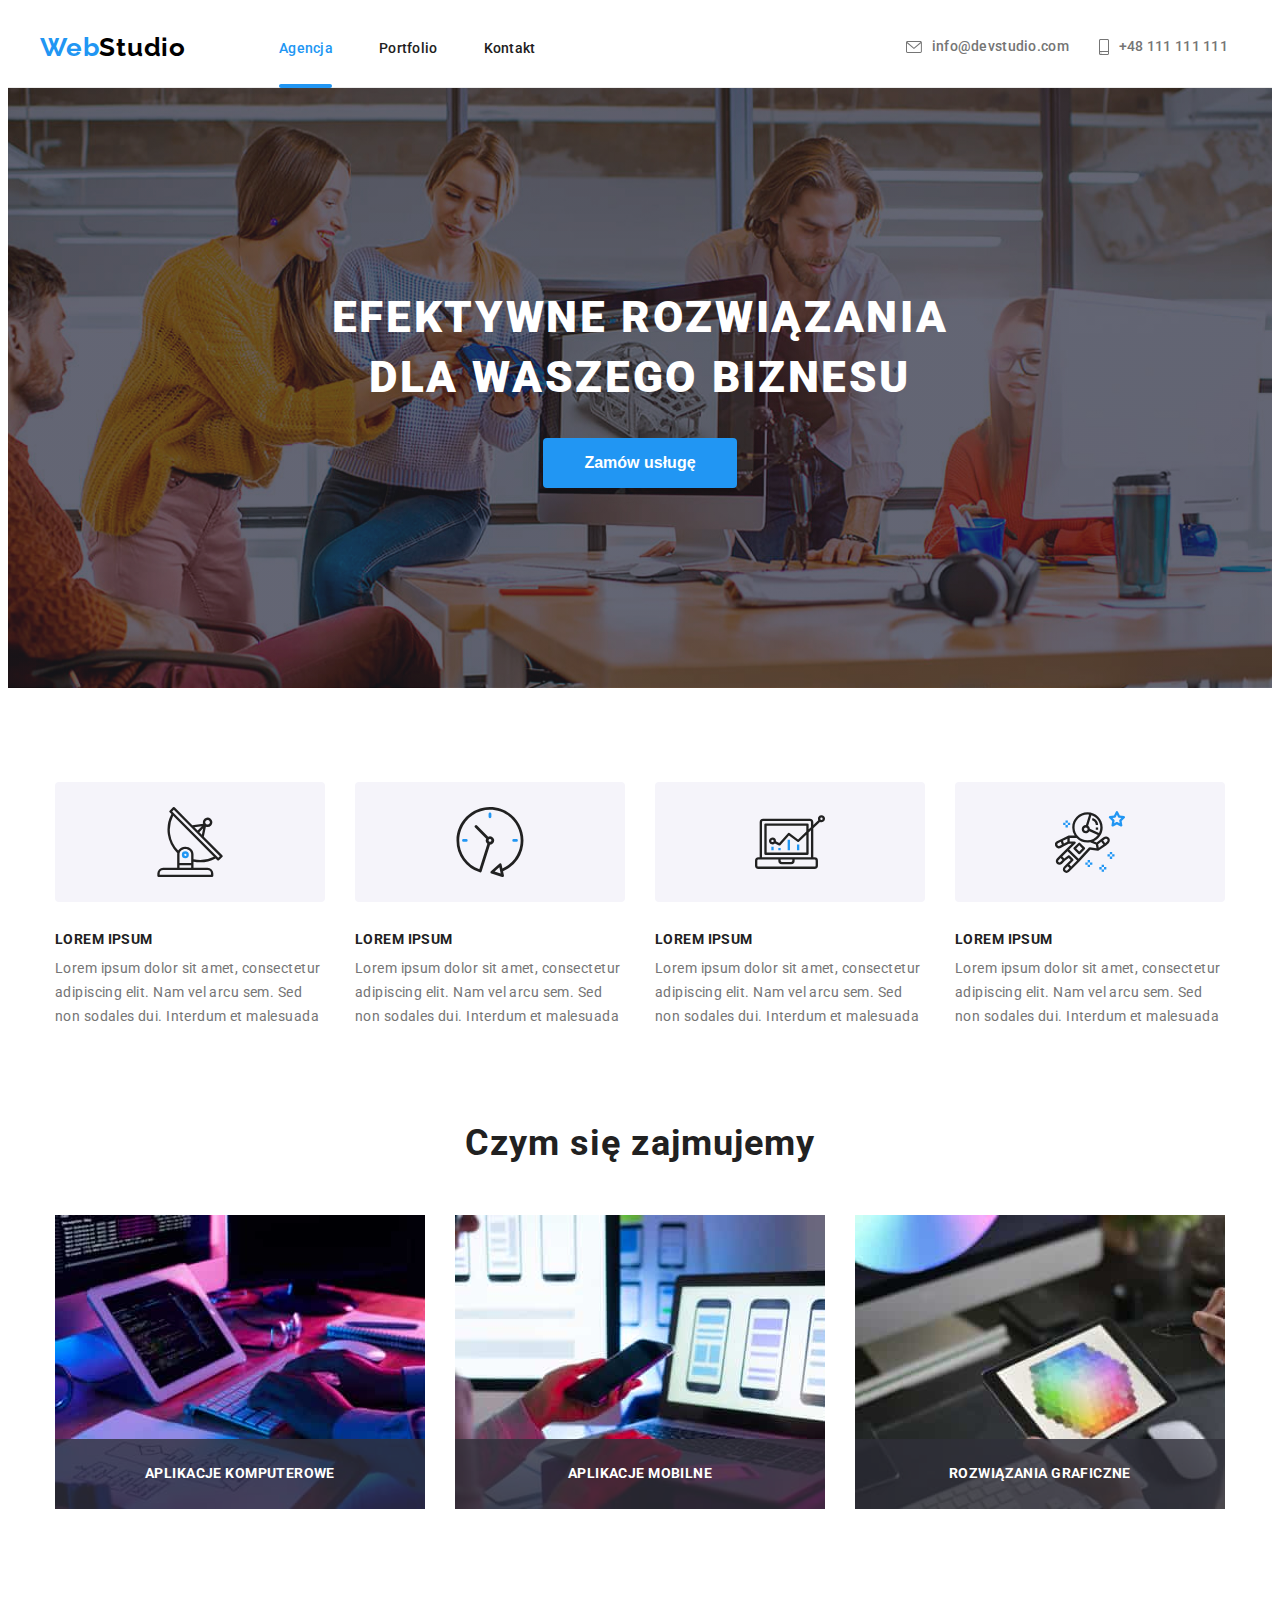
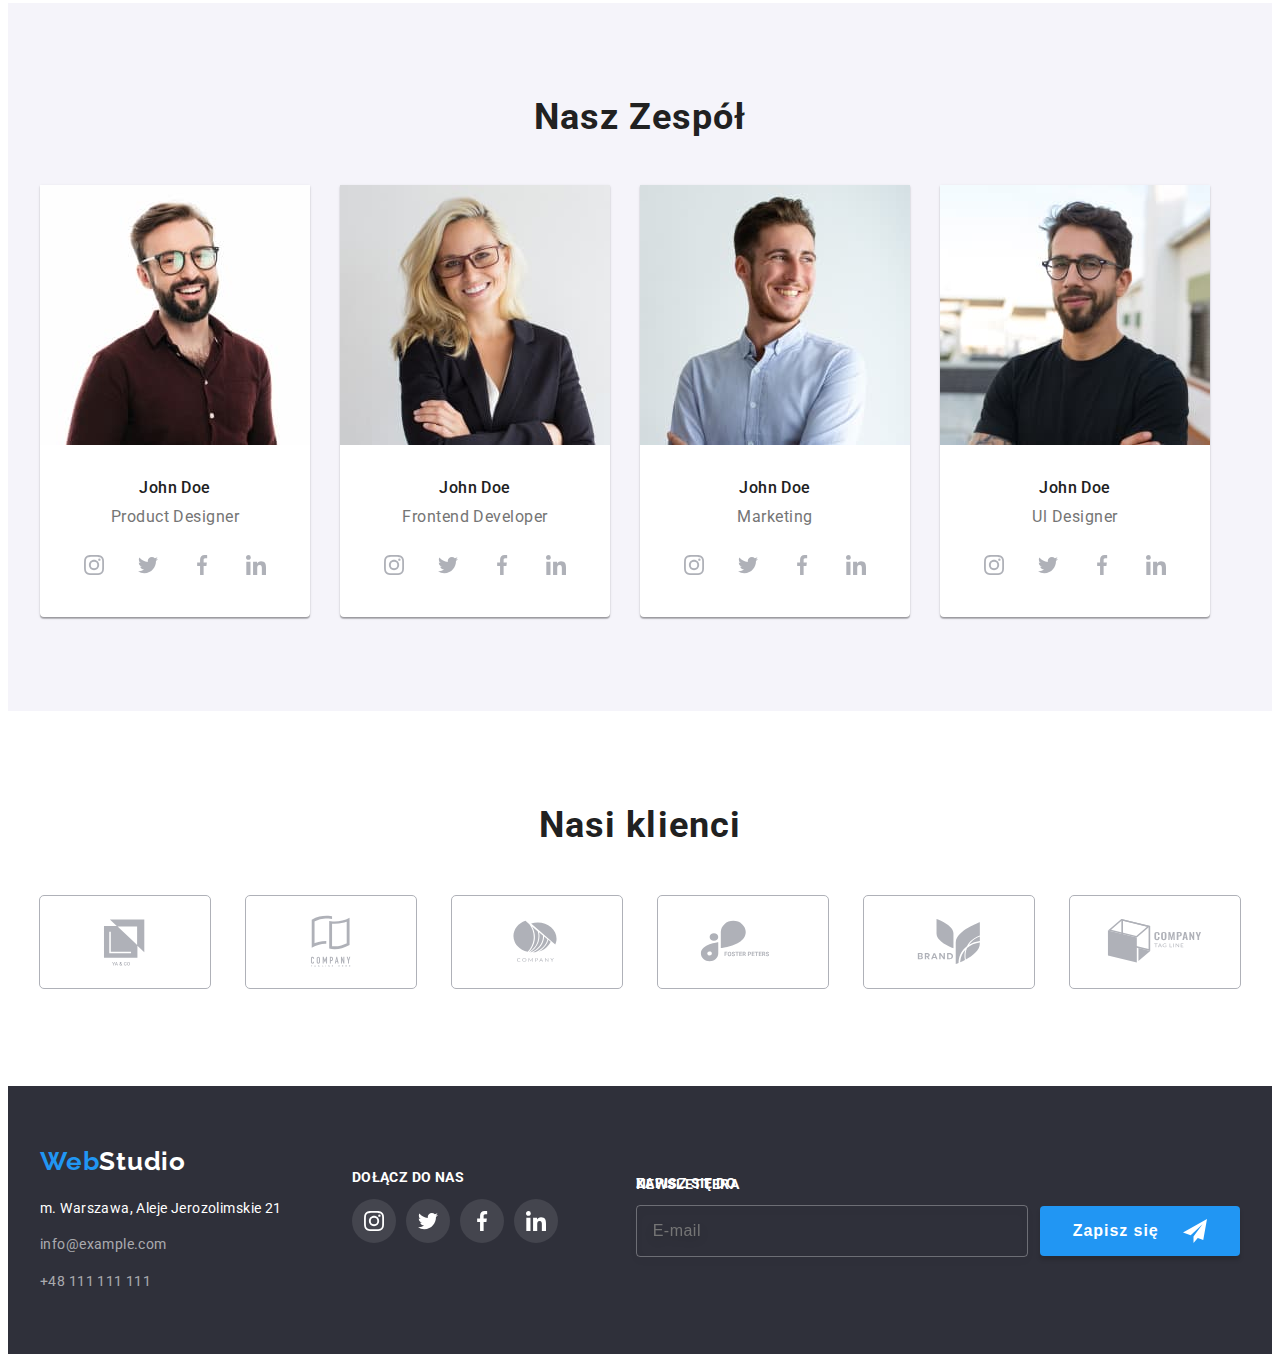
<file: index.html>
<!DOCTYPE html>
<html lang="pl">

<head>
  <meta charset="UTF-8" />
  <meta http-equiv="X-UA-Compatible" content="IE=edge" />
  <meta name="viewport" content="width=device-width, initial-scale=1.0" />
  <link rel="stylesheet" href="https://cdnjs.cloudflare.com/ajax/libs/modern-normalize/1.1.0/modern-normalize.min.css"
    integrity="sha512-wpPYUAdjBVSE4KJnH1VR1HeZfpl1ub8YT/NKx4PuQ5NmX2tKuGu6U/JRp5y+Y8XG2tV+wKQpNHVUX03MfMFn9Q=="
    crossorigin="anonymous" referrerpolicy="no-referrer" />

  <link href="css/main.min.css" rel="stylesheet" />
  <link rel="preconnect" href="https://fonts.googleapis.com" />
  <link rel="preconnect" href="https://fonts.gstatic.com" crossorigin />
  <link href="https://fonts.googleapis.com/css2?family=Raleway:wght@700&family=Roboto:wght@400;500;700;900&display=swap"
    rel="stylesheet" />

  <title>Studio</title>
</head>

<body>
  <header class="header">
    <div class="container container--header">
      <nav class="main-nav">
        <a class="logo" href="index.html"><span class="logo logo--blue">Web</span>Studio</a>
        <ul class="main-nav__links">
          <li><a class="main-nav__menu-link main-nav__menu-link--underline" href="index.html">Agencja</a></li>
          <li><a class="main-nav__menu-link" href="portfolio.html">Portfolio</a></li>
          <li><a class="main-nav__menu-link" href="#">Kontakt</a></li>
        </ul>
      </nav>
      <div>
        <ul class="contact-list">
          <li>
            <a href="mailto:info@devstudio.com" class="contact-list__item"><svg class="contact-list__icon" width="16"
                height="12">
                <use href="./images/icons.svg#icon-envelope"></use>
              </svg>info@devstudio.com</a>
          </li>
          <li>
            <a href="tel:+48111111111" class="contact-list__item"><svg class="contact-list__icon" width="10"
                height="16">
                <use href="./images/icons.svg#icon-smartphone"></use>
              </svg>+48 111 111 111</a>
          </li>
        </ul>
      </div>
    </div>
  </header>

  <main>
    <section class="hero section">
      <div class="hero__content">
        <h1 class="hero__heading">EFEKTYWNE ROZWIĄZANIA DLA WASZEGO BIZNESU</h1>
        <button class="button button__hero" type="button" data-modal-open>Zamów usługę</button>
      </div>
    </section>
    <section class="our-atuts section">
      <div class="container">
        <ul class="our-atuts__list">
          <li class="our-atuts__item">
            <div class="our-atuts__icon">
              <svg width="70" height="70">
                <use href="./images/icons.svg#icon-antenna-1">
                </use>
              </svg>
            </div>
            <h3 class="our-atuts__heading">LOREM IPSUM</h3>
            <p class="our-atuts__text">
              Lorem ipsum dolor sit amet, consectetur adipiscing elit. Nam vel arcu sem. Sed non
              sodales dui. Interdum et malesuada
            </p>
          </li>
          <li class="our-atuts__item">
            <div class="our-atuts__icon">
              <svg width="70" height="70">
                <use href="./images/icons.svg#icon-clock-1">
                </use>
              </svg>
            </div>
            <h3 class="our-atuts__heading">LOREM IPSUM</h3>
            <p class="our-atuts__text">
              Lorem ipsum dolor sit amet, consectetur adipiscing elit. Nam vel arcu sem. Sed non
              sodales dui. Interdum et malesuada
            </p>
          </li>
          <li class="our-atuts__item">
            <div class="our-atuts__icon">
              <svg width="70" height="70">
                <use href="./images/icons.svg#icon-diagram-1">
                </use>
              </svg>
            </div>
            <h3 class="our-atuts__heading">LOREM IPSUM</h3>
            <p class="our-atuts__text">
              Lorem ipsum dolor sit amet, consectetur adipiscing elit. Nam vel arcu sem. Sed non
              sodales dui. Interdum et malesuada
            </p>
          </li>
          <li class="our-atuts__item">
            <div class="our-atuts__icon">
              <svg width="70" height="70">
                <use href="./images/icons.svg#icon-astronaut-1">
                </use>
              </svg>
            </div>
            <h3 class="our-atuts__heading">LOREM IPSUM</h3>
            <p class="our-atuts__text">
              Lorem ipsum dolor sit amet, consectetur adipiscing elit. Nam vel arcu sem. Sed non
              sodales dui. Interdum et malesuada
            </p>
          </li>
        </ul>
      </div>
    </section>
    <section class="our-work section">
      <div class="container">
        <h2 class="our-work__heading">Czym się zajmujemy</h2>
        <ul class="our-work__list">
          <li class="our-work__item">
            <img class="our-work__image" src="images/deskwithcomputer.jpg" alt="Programista pisze kod na laptopie"
              width="370" height="294" />
            <p class="our-work__label">aplikacje komputerowe</p>
          </li>
          <li class="our-work__item">
            <img class="our-work__image" src="images/phoneandcomputer2.jpg"
              alt="Osoba trzyma telefon w dłoni i pracuje na laptopie" width="370" height="294" />
            <p class="our-work__label">aplikacje mobilne</p>
          </li>
          <li class="our-work__item">
            <img class="our-work__image" src="images/tablet.jpg" alt="Tablet trzymany w dłoni" width="370"
              height="294" />
            <p class="our-work__label">rozwiązania graficzne</p>
          </li>
        </ul>
      </div>
    </section>
    <section class="our-team section">
      <div class="container">
        <h2 class="our-team__heading">Nasz Zespół</h2>
        <ul class="our-team__list">
          <li class="our-team__item">
            <img src="images/jdoe.jpg" alt="Uśmiechnięty mężczyzna w okularach i bordowej koszuli" width="270"
              height="260" />
            <h3 class="our-team__member-name">John Doe</h3>
            <p class="our-team__member-position">Product Designer</p>
            <div class="social-media">
              <ul class="social-media__list">
                <li>
                  <a class="social-media__link" href="#"><svg class="social-media__icon" width="20" height="20">
                      <use href="./images/icons.svg#icon-instagram-2"></use>
                    </svg></a>
                </li>
                <li>
                  <a class="social-media__link" href="#"><svg class="social-media__icon" width="20" height="20">
                      <use href="./images/icons.svg#icon-twitter-11"></use>
                    </svg></a>
                </li>
                <li>
                  <a class="social-media__link" href="#"><svg class="social-media__icon" width="20" height="20">
                      <use href="./images/icons.svg#icon-facebook-1"></use>
                    </svg></a>
                </li>
                <li>
                  <a class="social-media__link" href="#"><svg class="social-media__icon" width="20" height="20">
                      <use href="./images/icons.svg#icon-linkedin-1"></use>
                    </svg></a>
                </li>
              </ul>
            </div>
          <li class="our-team__item">
            <img src="images/jdoe1.jpg" alt="Uśmiechnięta blondynka w okularach" width="270" height="260" />
            <h3 class="our-team__member-name">John Doe</h3>
            <p class="our-team__member-position">Frontend Developer</p>
            <div class="social-media">
              <ul class="social-media__list">
                <li>
                  <a class="social-media__link" href="#"><svg class="social-media__icon" width="20" height="20">
                      <use href="./images/icons.svg#icon-instagram-2"></use>
                    </svg></a>
                </li>
                <li>
                  <a class="social-media__link" href="#"><svg class="social-media__icon" width="20" height="20">
                      <use href="./images/icons.svg#icon-twitter-11"></use>
                    </svg></a>
                </li>
                <li>
                  <a class="social-media__link" href="#"><svg class="social-media__icon" width="20" height="20">
                      <use href="./images/icons.svg#icon-facebook-1"></use>
                    </svg></a>
                </li>
                <li>
                  <a class="social-media__link" href="#"><svg class="social-media__icon" width="20" height="20">
                      <use href="./images/icons.svg#icon-linkedin-1"></use>
                    </svg></a>
                </li>
              </ul>
            </div>

          <li class="our-team__item">
            <img src="images/jdoe2.jpg" alt="Uśmiechnięty członek zespołu" width="270" height="260" />
            <h3 class="our-team__member-name">John Doe</h3>
            <p class="our-team__member-position">Marketing</p>
            <div class="social-media">
              <ul class="social-media__list">
                <li>
                  <a class="social-media__link" href="#"><svg class="social-media__icon" width="20" height="20">
                      <use href="./images/icons.svg#icon-instagram-2"></use>
                    </svg></a>
                </li>
                <li>
                  <a class="social-media__link" href="#"><svg class="social-media__icon" width="20" height="20">
                      <use href="./images/icons.svg#icon-twitter-11"></use>
                    </svg></a>
                </li>
                <li>
                  <a class="social-media__link" href="#"><svg class="social-media__icon" width="20" height="20">
                      <use href="./images/icons.svg#icon-facebook-1"></use>
                    </svg></a>
                </li>
                <li>
                  <a class="social-media__link" href="#"><svg class="social-media__icon" width="20" height="20">
                      <use href="./images/icons.svg#icon-linkedin-1"></use>
                    </svg></a>
                </li>
              </ul>
            </div>
          <li class="our-team__item">
            <img src="images/jdoe3.jpg" alt="Uśmiechnięty członek zespołu w okularach" width="270" height="260" />
            <h3 class="our-team__member-name">John Doe</h3>
            <p class="our-team__member-position">Ul Designer</p>
            <div class="social-media">
              <ul class="social-media__list">
                <li>
                  <a class="social-media__link" href="#"><svg class="social-media__icon" width="20" height="20">
                      <use href="./images/icons.svg#icon-instagram-2"></use>
                    </svg></a>
                </li>
                <li>

                  <a class="social-media__link" href="#"><svg class="social-media__icon" width="20" height="20">
                      <use href="./images/icons.svg#icon-twitter-11"></use>
                    </svg></a>
                </li>
                <li>
                  <a class="social-media__link" href="#"><svg class="social-media__icon" width="20" height="20">
                      <use href="./images/icons.svg#icon-facebook-1"></use>
                    </svg></a>
                </li>
                <li>
                  <a class="social-media__link" href="#"><svg class="social-media__icon" width="20" height="20">
                      <use href="./images/icons.svg#icon-linkedin-1"></use>
                    </svg></a>
                </li>
              </ul>
            </div>
        </ul>
      </div>
    </section>
    <section class="our-clients section">
      <div class="container">
        <h2 class="our-clients__heading">Nasi klienci</h2>
        <ul class="our-clients__list">
          <li>
            <a class="our-clients__link" href="#"><svg class="our-clients__icon" height=60 width=106>
                <use href="./images/icons.svg#icon-logo-client-1">
                </use>
              </svg></a>
          </li>
          <li>
            <a class="our-clients__link" href="#" target="blank"><svg class="our-clients__icon" width="106" height="60">
                <use href="./images/icons.svg#icon-logo-client-2">
                </use>
              </svg></a>
          </li>
          <li>
            <a class="our-clients__link" href="#" target="blank"><svg class="our-clients__icon" width="106" height="60">
                <use href="./images/icons.svg#icon-logo-client-3">
                </use>
              </svg></a>
          </li>
          <li>
            <a class="our-clients__link" href="#"><svg class="our-clients__icon" width="106" height="60">
                <use href="./images/icons.svg#icon-logo-client-4">
                </use>
              </svg></a>
          </li>
          <li>
            <a class="our-clients__link" href="#"><svg class="our-clients__icon" width="106" height="60">
                <use href="./images/icons.svg#icon-logo-client-5">
                </use>
              </svg></a>
          </li>
          <li>
            <a class="our-clients__link" href="#"><svg class="our-clients__icon" width="106" height="60">
                <use href="./images/icons.svg#icon-logo-client-6">
                </use>
              </svg></a>
          </li>
        </ul>
      </div>
    </section>
  </main>

  <footer class="footer">
    <div class="footer__content container">
      <div class="footer__address-box">
        <a class="logo" href="#"><span class="logo logo--blue">Web</span><span
            class="logo logo--white">Studio</span></a>
        <address class="footer__address-box">
          <ul class="footer__company-contacts">
            <li class="footer__localization-info">m. Warszawa, Aleje Jerozolimskie 21</li>
            <li><a class="footer__contact-info" href="mailto:info@example.com">info@example.com</a></li>
            <li><a class="footer__contact-info" href="tel:+48111111111">+48 111 111 111</a></li>
          </ul>
        </address>
      </div>
      <div class="footer__social-media">
        <h3 class="footer__social-heading">DOŁĄCZ DO NAS
        </h3>
        <div>
          <ul class="footer__social-media-list">
            <li>
              <a class="footer__social-link" href="#"><svg class="footer__social-icon" width="20" height="20">
                  <use href="./images/icons.svg#icon-instagram-2"></use>
                </svg></a>

            </li>
            <li>
              <a class="footer__social-link" href="#"><svg class="footer__social-icon" width="20" height="20">
                  <use href="./images/icons.svg#icon-twitter-11"></use>
                </svg></a>

            </li>
            <li>
              <a class="footer__social-link" href="#"><svg class="footer__social-icon" width="20" height="20">
                  <use href="./images/icons.svg#icon-facebook-1"></use>
                </svg></a>
            </li>
            <li>
              <a class="footer__social-link" href="#"><svg class="footer__social-icon" width="20" height="20">
                  <use href="./images/icons.svg#icon-linkedin-1"></use>
                </svg></a>
            </li>
          </ul>
        </div>
      </div>
      <div class="footer__newsletter">
        <h3 class="footer__newsletter-heading">Zapisz się do newslettera</h3>
        <form class="footer__newsletter-form">
          <label>
            <input type="email" name="email" class="footer__newsletter-input" placeholder="E-mail" />
          </label>
          <button type="submit" class="button button--newsletter-btn">Zapisz się
            <svg width="24" height="24">
              <use href="./images/icons.svg#icon-icon-send"></use>
            </svg>
          </button>
        </form>
      </div>
    </div>
  </footer>

  <div class="backdrop is-hidden" data-modal>
    <div class="modal">
      <button class="modal__close-btn" data-modal-close>
        <svg class="modal__close-icon" width="18" height="18">
          <use href="./images/icons.svg#icon-close-black-18dp-2-1"></use>
        </svg>
      </button>

      <form name="modal-contact-form" class="modal__form">
        <p class="modal__title">Zostaw swoje dane w formularzu poniżej</p>
        <div class="modal__field">
          <label for="user_name" class="modal__form-label">Imię
            <svg class="modal__icon">
              <use href="./images/icons.svg#icon-person-black-18dp-1"></use>
            </svg>
          </label>
          <input type="text" class="modal__form-input" name="name" id="user_name" />
        </div>
        <div class="modal__field">
          <label for="user_phone" class="modal__form-label">Telefon
            <svg class="modal__icon">
              <use href="./images/icons.svg#icon-phone-black-18dp-1"></use>
            </svg>
          </label>
          <input type="text" class="modal__form-input" name="phone" id="user_phone" />
        </div>
        <div class="modal__field">
          <label for="user_email" class="modal__form-label">Email
            <svg class="modal__icon">
              <use href="./images/icons.svg#icon-email-black-18dp-1"></use>
            </svg>
          </label>
          <input type="email" class="modal__form-input" name="email" id="user_email" />
        </div>
        <div class="modal__field">
          <label for="modal__form-comment" class="modal__form-label">
            Komentarz </label>
          <textarea name="comment" id="form-comment" class="modal__comment-input"
            placeholder="Wprowadź tekst"></textarea>
        </div>
        <label class="modal__form-statement" for="checkbox">
          <input class="modal__form-statement-checkbox" type="checkbox" name="checkbox" id="checkbox">
          <span class="modal__border-checkbox">
            <svg class="modal__check-icon" width="16" height="15">
              <use href="images/icons.svg#icon-tick"></use>
            </svg>
          </span>
          Oświadczam iż akceptuję <a class="modal__rule-link" href="#">Regulamin</a> i <a class="modal__rule-link"
            href="#">Politykę Prywatności</a>.
        </label>
        <button type="submit" class="button button--modal">Wyślij</button>

      </form>
    </div>
  </div>
  <script src="./js/modal.js"></script>
</body>

</html>
</file>
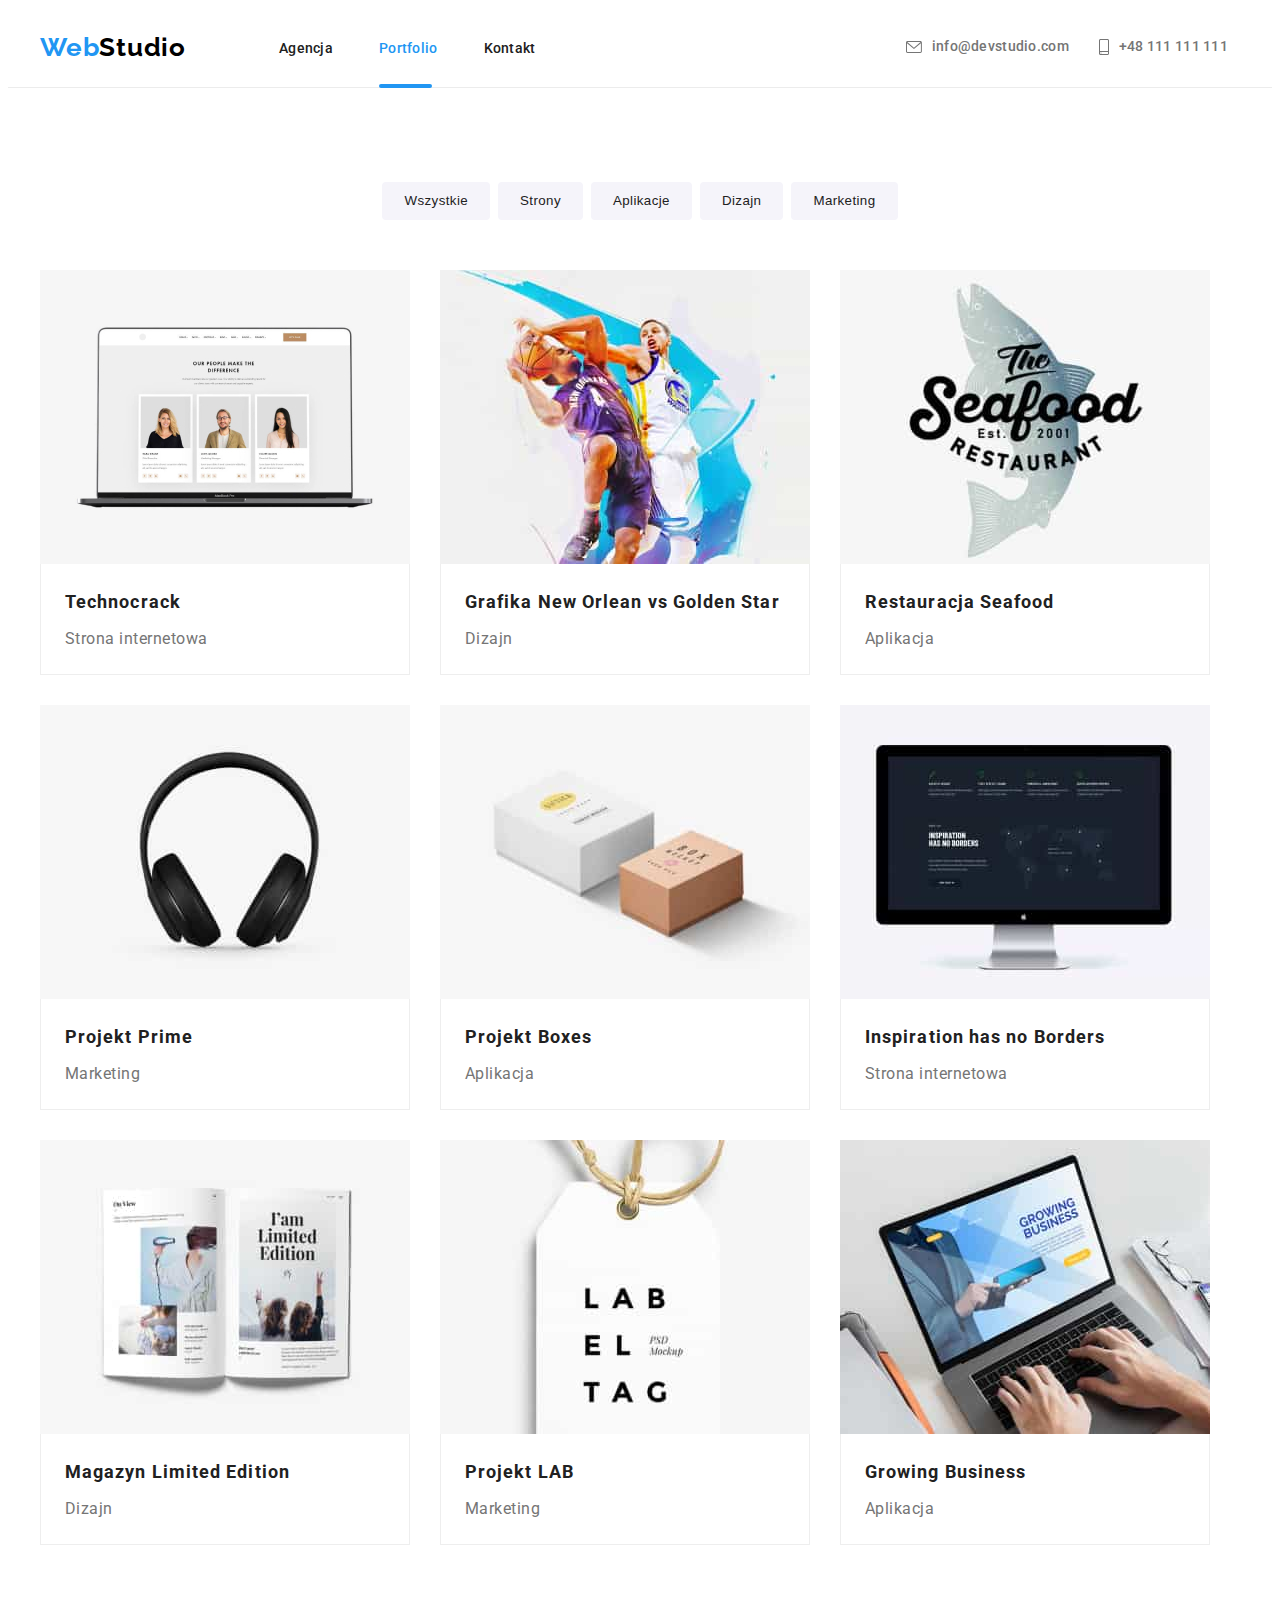
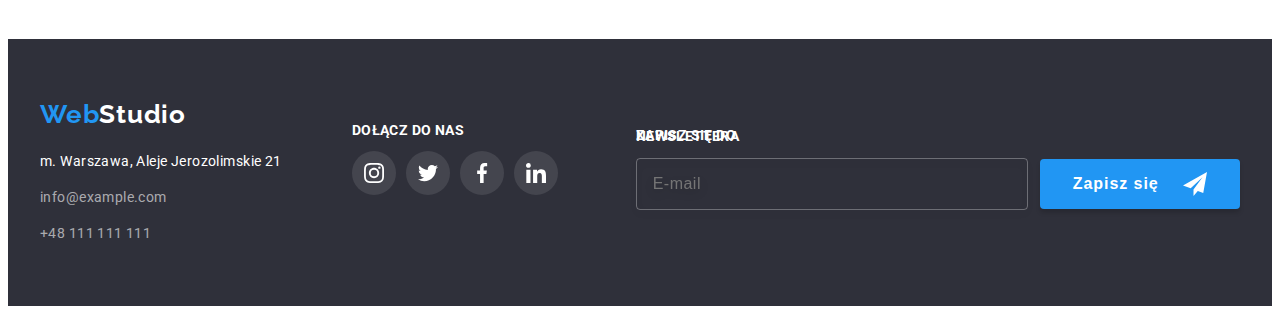
<file: portfolio.html>
<!DOCTYPE html>
<html lang="pl">

<head>
  <meta charset="UTF-8" />
  <meta http-equiv="X-UA-Compatible" content="IE=edge" />
  <meta name="viewport" content="width=device-width, initial-scale=1.0" />
  <link rel="stylesheet" href="https://cdnjs.cloudflare.com/ajax/libs/modern-normalize/1.1.0/modern-normalize.min.css"
    integrity="sha512-wpPYUAdjBVSE4KJnH1VR1HeZfpl1ub8YT/NKx4PuQ5NmX2tKuGu6U/JRp5y+Y8XG2tV+wKQpNHVUX03MfMFn9Q=="
    crossorigin="anonymous" referrerpolicy="no-referrer" />

  <link href="css/main.min.css" rel="stylesheet" />
  <link rel="preconnect" href="https://fonts.googleapis.com" />
  <link rel="preconnect" href="https://fonts.gstatic.com" crossorigin />
  <link href="https://fonts.googleapis.com/css2?family=Raleway:wght@700&family=Roboto:wght@400;500;700&display=swap"
    rel="stylesheet" />


  <title>Portfolio</title>
</head>

<body>
  <header class="header">
    <div class="container container--header ">
      <nav class="main-nav">
        <a class="logo" href="index.html"><span class="logo logo--blue">Web</span>Studio</a>
        <ul class="main-nav__links">
          <li><a class="main-nav__menu-link" href="index.html">Agencja</a></li>
          <li><a class="main-nav__menu-link main-nav__menu-link--underline" href="portfolio.html">Portfolio</a></li>
          <li><a class="main-nav__menu-link" href="#">Kontakt</a></li>
        </ul>
      </nav>
      <ul class="contact-list">
        <li>
          <a href="mailto:info@devstudio.com" class="contact-list__item"><svg class="contact-list__icon" width="16"
              height="12">
              <use href="./images/icons.svg#icon-envelope"></use>
            </svg>info@devstudio.com</a>
        </li>
        <li>
          <a href="tel:+48111111111" class="contact-list__item"><svg class="contact-list__icon" width="10" height="16">
              <use href="./images/icons.svg#icon-smartphone"></use>
            </svg>+48 111 111 111</a>
        </li>
      </ul>
    </div>
  </header>
  <main>
    <section class="section">
      <div class="portfolio-filters container">
        <ul class="portfolio-filters__list">
          <li><button class="portfolio-filters__efects portfolio-filters__button" type="button">Wszystkie</button></li>
          <li><button class="portfolio-filters__efects portfolio-filters__button" type="button">Strony</button></li>
          <li><button class="portfolio-filters__efects portfolio-filters__button" type="button">Aplikacje</button></li>
          <li><button class="portfolio-filters__efects portfolio-filters__button" type="button">Dizajn</button></li>
          <li><button class="portfolio-filters__efects portfolio-filters__button" type="button">Marketing</button></li>
        </ul>
      </div>
      <div class="portfolio-projects container">
        <ul class="portfolio-projects__list">
          <li class="portfolio-projects__item-shadow">
            <div class="portfolio-projects__photo">
              <img src="images/technocrackweb.jpg" alt="wizytówka strony internetowej z 3 zdjęciami ludzi" width="370"
                height="294" />
              <div class="portfolio-projects__photo-overlay">
                <p class="portfolio-projects__text">Technocrack jest popularną platformą wykorzystywaną do
                  rozpowszechniania koronawirusa. Firmy
                  wykorzystują tę platformę
                  do celów szpiegowskich i ataków na niezabezpieczone serwery konkurencji</p>
              </div>
            </div>
            <div class="portfolio-projects__border-box">
              <h3 class="portfolio-projects__title">Technocrack</h3>
              <p class="portfolio-projects__name">Strona internetowa</p>
            </div>
          </li>
          <li class="portfolio-projects__item-shadow">
            <div class="portfolio-projects__photo">
              <img src="images/dizajngraphic.jpg" alt="starcie o piłkę 2 koszykarzy przeciwnych drużyn" width="370"
                height="294" />
              <div class="portfolio-projects__photo-overlay">
                <p class="portfolio-projects__text">Technocrack jest popularną platformą wykorzystywaną do
                  rozpowszechniania koronawirusa. Firmy
                  wykorzystują tę
                  platformę
                  do celów szpiegowskich i ataków na niezabezpieczone serwery konkurencji</p>
              </div>
            </div>
            <div class="portfolio-projects__border-box">
              <h3 class="portfolio-projects__title">Grafika New Orlean vs Golden Star</h3>
              <p class="portfolio-projects__name">Dizajn</p>
            </div>
          </li>
          <li class="portfolio-projects__item-shadow">
            <div class="portfolio-projects__photo">
              <img src="images/restaurantlogo.jpg" alt="czarne logo restauracji na tle rekina" width="370"
                height="294" />
              <div class="portfolio-projects__photo-overlay">
                <p class="portfolio-projects__text">Technocrack jest popularną platformą wykorzystywaną do
                  rozpowszechniania koronawirusa. Firmy
                  wykorzystują tę
                  platformę
                  do celów szpiegowskich i ataków na niezabezpieczone serwery konkurencji</p>
              </div>
            </div>
            <div class="portfolio-projects__border-box">
              <h3 class="portfolio-projects__title">Restauracja Seafood</h3>
              <p class="portfolio-projects__name">Aplikacja</p>
            </div>
          </li>
          <li class="portfolio-projects__item-shadow">
            <div class="portfolio-projects__photo">
              <img src="images/headphones.jpg" alt="czarne słuchawki bezprzewodowe" width="370" height="294" />
              <div class="portfolio-projects__photo-overlay">
                <p class="portfolio-projects__text">Technocrack jest popularną platformą wykorzystywaną do
                  rozpowszechniania koronawirusa. Firmy
                  wykorzystują tę
                  platformę
                  do celów szpiegowskich i ataków na niezabezpieczone serwery konkurencji</p>
              </div>
            </div>
            <div class="portfolio-projects__border-box">
              <h3 class="portfolio-projects__title">Projekt Prime</h3>
              <p class="portfolio-projects__name">Marketing</p>
            </div>
          </li>
          <li class="portfolio-projects__item-shadow">
            <div class="portfolio-projects__photo">
              <img src="images/boxes.jpg" alt="2 różne pudełka" width="370" height="294" />
              <div class="portfolio-projects__photo-overlay">
                <p class="portfolio-projects__text">Technocrack jest popularną platformą wykorzystywaną do
                  rozpowszechniania koronawirusa. Firmy
                  wykorzystują tę
                  platformę
                  do celów szpiegowskich i ataków na niezabezpieczone serwery konkurencji</p>
              </div>
            </div>
            <div class="portfolio-projects__border-box">
              <h3 class="portfolio-projects__title">Projekt Boxes</h3>
              <p class="portfolio-projects__name">Aplikacja</p>
            </div>
          </li>
          <li class="portfolio-projects__item-shadow">
            <div class="portfolio-projects__photo">
              <img src="images/pcmonitor.jpg" alt="duży prostokątny monitor do komputera z czarnym wyświetlaczem"
                width="370" height="294" />
              <div class="portfolio-projects__photo-overlay">
                <p class="portfolio-projects__text">Technocrack jest popularną platformą wykorzystywaną do
                  rozpowszechniania koronawirusa. Firmy
                  wykorzystują tę
                  platformę
                  do celów szpiegowskich i ataków na niezabezpieczone serwery konkurencji</p>
              </div>
            </div>
            <div class="portfolio-projects__border-box">
              <h3 class="portfolio-projects__title">Inspiration has no Borders</h3>
              <p class="portfolio-projects__name">Strona internetowa</p>
            </div>
          </li>
          <li class="portfolio-projects__item-shadow">
            <div class="portfolio-projects__photo">
              <img src="images/magazine.jpg" alt="otwarte czasopismo ze zdjęciami ludzi na stronach" width="370"
                height="294" />
              <div class="portfolio-projects__photo-overlay">
                <p class="portfolio-projects__text">Technocrack jest popularną platformą wykorzystywaną do
                  rozpowszechniania koronawirusa. Firmy
                  wykorzystują tę
                  platformę
                  do celów szpiegowskich i ataków na niezabezpieczone serwery konkurencji</p>
              </div>
            </div>
            <div class="portfolio-projects__border-box">
              <h3 class="portfolio-projects__title">Magazyn Limited Edition</h3>
              <p class="portfolio-projects__name">Dizajn</p>
            </div>
          </li>
          <li class="portfolio-projects__item-shadow">
            <div class="portfolio-projects__photo">
              <img src="images/labeltag.jpg" alt="Biała zawieszka z czarnym drukowanym napisem LABELTAG" width="370"
                height="294" />
              <div class="portfolio-projects__photo-overlay">
                <p class="portfolio-projects__text">Technocrack jest popularną platformą wykorzystywaną do
                  rozpowszechniania koronawirusa. Firmy
                  wykorzystują tę
                  platformę
                  do celów szpiegowskich i ataków na niezabezpieczone serwery konkurencji</p>
              </div>
            </div>
            <div class="portfolio-projects__border-box">
              <h3 class="portfolio-projects__title">Projekt LAB</h3>
              <p class="portfolio-projects__name">Marketing</p>
            </div>
          </li>
          <li class="portfolio-projects__item-shadow">
            <div class="portfolio-projects__photo">
              <img src="images/notebook.jpg" alt="dłonie piszące na laptopie" width="370" height="294" />
              <div class="portfolio-projects__photo-overlay">
                <p class="portfolio-projects__text">Technocrack jest popularną platformą wykorzystywaną do
                  rozpowszechniania koronawirusa. Firmy
                  wykorzystują tę
                  platformę
                  do celów szpiegowskich i ataków na niezabezpieczone serwery konkurencji</p>
              </div>
            </div>
            <div class="portfolio-projects__border-box">
              <h3 class="portfolio-projects__title">Growing Business</h3>
              <p class="portfolio-projects__name">Aplikacja</p>
            </div>
          </li>
        </ul>
      </div>
    </section>
  </main>
  <footer class="footer">
    <div class="footer__content container">
      <div class="footer__address-box">
        <a class="logo" href="#"><span class="logo logo--blue">Web</span><span
            class="logo logo--white">Studio</span></a>
        <address class="footer__address-box">
          <ul class="footer__company-contacts">
            <li class="footer__localization-info">m. Warszawa, Aleje Jerozolimskie 21</li>
            <li><a class="footer__contact-info" href="mailto:info@example.com">info@example.com</a></li>
            <li><a class="footer__contact-info" href="tel:+48111111111">+48 111 111 111</a></li>
          </ul>
        </address>
      </div>
      <div class="footer__social-media">
        <h3 class="footer__social-heading">DOŁĄCZ DO NAS
        </h3>
        <div>
          <ul class="footer__social-media-list">
            <li>
              <a class="footer__social-link" href="#"><svg class="footer__social-icon" width="20" height="20">
                  <use href="./images/icons.svg#icon-instagram-2"></use>
                </svg></a>

            </li>
            <li>
              <a class="footer__social-link" href="#"><svg class="footer__social-icon" width="20" height="20">
                  <use href="./images/icons.svg#icon-twitter-11"></use>
                </svg></a>

            </li>
            <li>
              <a class="footer__social-link" href="#"><svg class="footer__social-icon" width="20" height="20">
                  <use href="./images/icons.svg#icon-facebook-1"></use>
                </svg></a>

            </li>
            <li>
              <a class="footer__social-link" href="#"><svg class="footer__social-icon" width="20" height="20">
                  <use href="./images/icons.svg#icon-linkedin-1"></use>
                </svg></a>
            </li>
          </ul>
        </div>
      </div>
      <div class="footer__newsletter">
        <h3 class="footer__newsletter-heading">Zapisz się do newslettera</h3>
        <form class="footer__newsletter-form">
          <label>
            <input type="email" name="email" class="footer__newsletter-input" placeholder="E-mail" />
          </label>
          <button type="submit" class="button button--newsletter-btn">Zapisz się
            <svg width="24" height="24">
              <use href="./images/icons.svg#icon-icon-send"></use>
            </svg>
          </button>
        </form>
      </div>
    </div>
  </footer>
</body>

</html>
</file>
<file: css/main.min.css>
h1,h2,h3,h4,h5,h6{margin:0;padding:0}ul{margin:0;padding:0}p{margin:0;padding:0}body{font-family:"Roboto",sans-serif;background-color:#fff;color:#212121}.section{padding:94px 0;margin:0 auto}.header{border-bottom:#ececec solid 1px}.container{width:100%;max-width:1200px;margin:0 auto;padding:0 15px}.container--header{padding-top:24px;padding-bottom:24px;display:-webkit-box;display:-ms-flexbox;display:flex;-webkit-box-pack:justify;-ms-flex-pack:justify;justify-content:space-between;-webkit-box-align:center;-ms-flex-align:center;align-items:center;background-color:#fff}.logo{font-family:"Raleway",sans-serif;font-weight:700;font-size:26px;line-height:1.19;letter-spacing:.03em;color:#000;text-decoration:none}.logo--blue{color:#2196f3}.logo--white{color:#fff}.main-nav{display:-webkit-box;display:-ms-flexbox;display:flex}.main-nav__links{list-style-type:none;display:-webkit-box;display:-ms-flexbox;display:flex;-webkit-box-align:center;-ms-flex-align:center;align-items:center;margin-left:93px;gap:46px}.main-nav__menu-link{font-style:normal;color:#212121;text-decoration:none;font-weight:500;font-size:14px;line-height:1.14;letter-spacing:.02em;-webkit-transition:color 250ms cubic-bezier(0.4, 0, 0.2, 1);transition:color 250ms cubic-bezier(0.4, 0, 0.2, 1)}.main-nav__menu-link--underline{position:relative;color:#2196f3}.main-nav__menu-link--underline::after{content:"";position:absolute;display:block;width:53px;height:4px;bottom:-32px;background-color:#2196f3;border-radius:2px}.main-nav__menu-link--underline:hover,.main-nav__menu-link--underline:focus{color:#2196f3}.contact-list{display:-webkit-box;display:-ms-flexbox;display:flex;gap:30px;-webkit-box-align:center;-ms-flex-align:center;align-items:center;list-style-type:none;margin-right:12px}.contact-list__item{color:#757575;font-weight:500;font-size:14px;line-height:1.14;letter-spacing:.02em;text-decoration:none;display:-webkit-box;display:-ms-flexbox;display:flex;-webkit-box-align:center;-ms-flex-align:center;align-items:center;-webkit-transition:color 250ms cubic-bezier(0.4, 0, 0.2, 1);transition:color 250ms cubic-bezier(0.4, 0, 0.2, 1)}.contact-list__item:hover,.contact-list__item:focus{color:#2196f3}.contact-list__icon{margin-right:10px;fill:currentColor;-webkit-transition:fill 250ms cubic-bezier(0.4, 0, 0.2, 1);transition:fill 250ms cubic-bezier(0.4, 0, 0.2, 1)}.contact-list__icon:hover,.contact-list__icon:focus{color:#2196f3}.button{color:#fff;background-color:#2196f3;font-weight:700;font-size:16px;line-height:1.87;border:none;border-radius:4px;padding:10px;-webkit-box-shadow:0px 4px 4px rgba(0,0,0,.15);box-shadow:0px 4px 4px rgba(0,0,0,.15);cursor:pointer;-webkit-transition-property:background-color,color;transition-property:background-color,color;-webkit-transition-duration:250ms;transition-duration:250ms;-webkit-transition-timing-function:cubic-bezier(0.4, 0, 0.2, 1);transition-timing-function:cubic-bezier(0.4, 0, 0.2, 1)}.button__hero{padding-left:41px;padding-right:41px}.button__hero:focus,.button__hero:hover,.button__hero:active{background-color:#fff;color:#2196f3}.button--newsletter-btn{width:200px;height:50px;letter-spacing:.06em;display:-webkit-box;display:-ms-flexbox;display:flex;-webkit-box-pack:center;-ms-flex-pack:center;justify-content:center;-webkit-box-align:center;-ms-flex-align:center;align-items:center;gap:24px}.button--modal{margin:0 auto;width:200px;height:50px;padding:10px 76px;-webkit-box-align:center;-ms-flex-align:center;align-items:center;text-align:center;letter-spacing:.06em}.our-clients__heading{color:#212121;font-weight:700;font-size:36px;line-height:1.16;text-align:center;letter-spacing:.03em;margin-bottom:50px}.our-clients__list{list-style-type:none;display:-webkit-box;display:-ms-flexbox;display:flex;-webkit-box-orient:horizontal;-webkit-box-direction:normal;-ms-flex-direction:row;flex-direction:row;-webkit-box-pack:justify;-ms-flex-pack:justify;justify-content:space-between;gap:30px}.our-clients__link{padding:16px 32px;outline:1px solid #afb1b8;border-radius:4px;display:inline-block;cursor:pointer;color:#afb1b8;-webkit-transition:color,outline-color 250ms cubic-bezier(0.4, 0, 0.2, 1);transition:color,outline-color 250ms cubic-bezier(0.4, 0, 0.2, 1)}.our-clients__link:hover,.our-clients__link:focus{color:#2196f3;outline-color:#2196f3}.our-clients__icon{display:block;fill:currentColor;-webkit-transition:fill 250ms cubic-bezier(0.4, 0, 0.2, 1);transition:fill 250ms cubic-bezier(0.4, 0, 0.2, 1)}.hero{background-color:#2f303a;background-image:-webkit-gradient(linear, left top, left bottom, from(rgba(47, 48, 58, 0.4)), to(rgba(47, 48, 58, 0.4))),url(../images/hero-img.jpg);background-image:linear-gradient(to bottom, rgba(47, 48, 58, 0.4), rgba(47, 48, 58, 0.4)),url(../images/hero-img.jpg);background-position:center;background-repeat:no-repeat;padding-top:200px;padding-bottom:200px;display:-webkit-box;display:-ms-flexbox;display:flex;-webkit-box-pack:center;-ms-flex-pack:center;justify-content:center;-webkit-box-align:center;-ms-flex-align:center;align-items:center}.hero__content{text-align:center;width:700px}.hero__heading{color:#fff;margin:0;font-weight:900;font-size:44px;line-height:1.36;letter-spacing:.06em;text-transform:uppercase;text-align:center;margin-bottom:30px}.our-team{background-color:#f5f4fa}.our-team__heading{color:#212121;font-weight:700;font-size:36px;line-height:1.16;text-align:center;letter-spacing:.03em;margin-bottom:46px}.our-team__list{list-style-type:none;display:-webkit-box;display:-ms-flexbox;display:flex;gap:30px}.our-team__item{display:inline-block;background-color:#fff;max-width:270px;border-radius:0px 0px 4px 4px;-webkit-box-shadow:0px 1px 3px rgba(0,0,0,.12),0px 1px 1px rgba(0,0,0,.14),0px 2px 1px rgba(0,0,0,.2);box-shadow:0px 1px 3px rgba(0,0,0,.12),0px 1px 1px rgba(0,0,0,.14),0px 2px 1px rgba(0,0,0,.2)}.our-team__member-name{color:#212121;font-weight:500;font-size:16px;line-height:1.18;letter-spacing:.03em;padding-top:30px;text-align:center}.our-team__member-position{color:#757575;font-weight:400;font-size:16px;line-height:1.18;letter-spacing:.03em;text-align:center;padding-top:10px}.social-media{display:-webkit-box;display:-ms-flexbox;display:flex;gap:10px;margin-top:16px;margin-bottom:30px;-webkit-box-pack:center;-ms-flex-pack:center;justify-content:center}.social-media__list{display:-webkit-box;display:-ms-flexbox;display:flex;list-style-type:none;gap:10px}.social-media__link{display:block;padding:12px;background:#fff;border-radius:50%;color:#afb1b8;-webkit-transition:background,color 250ms cubic-bezier(0.4, 0, 0.2, 1);transition:background,color 250ms cubic-bezier(0.4, 0, 0.2, 1)}.social-media__link:hover,.social-media__link:focus{background:#2196f3;color:#fff}.social-media__icon{display:block;fill:currentColor}.our-atuts__list{list-style-type:none;display:-webkit-box;display:-ms-flexbox;display:flex;-webkit-box-orient:horizontal;-webkit-box-direction:normal;-ms-flex-direction:row;flex-direction:row;-webkit-box-pack:center;-ms-flex-pack:center;justify-content:center;gap:30px}.our-atuts__item{display:inline}.our-atuts__icon{background-color:#f5f4fa;border-radius:4px;display:-webkit-box;display:-ms-flexbox;display:flex;-webkit-box-pack:center;-ms-flex-pack:center;justify-content:center;margin-bottom:30px;padding:25px}.our-atuts__heading{font-weight:700;font-size:14px;line-height:1.14;letter-spacing:.03em;text-transform:uppercase;display:-webkit-box;display:-ms-flexbox;display:flex;margin-bottom:10px}.our-atuts__text{display:-webkit-box;display:-ms-flexbox;display:flex;color:#757575;font-weight:400;font-size:14px;line-height:1.71;letter-spacing:.03em;width:270px}.our-work{margin-top:-94px}.our-work__heading{color:#212121;font-weight:700;font-size:36px;line-height:1.16;letter-spacing:.03em;text-align:center;margin-bottom:50px}.our-work__list{list-style-type:none;-webkit-box-pack:center;-ms-flex-pack:center;justify-content:center;display:-webkit-box;display:-ms-flexbox;display:flex;gap:30px}.our-work__item{position:relative}.our-work__image{vertical-align:middle}.our-work__label{position:absolute;bottom:0;width:100%;padding:27px 0;color:#fff;font-weight:700;font-size:14px;letter-spacing:.03em;line-height:1.14;text-transform:uppercase;text-align:center;background-color:rgba(47,48,58,.8)}.portfolio-filters{margin-bottom:50px;width:580px}.portfolio-filters__list{display:-webkit-box;display:-ms-flexbox;display:flex;list-style-type:none;-webkit-box-pack:center;-ms-flex-pack:center;justify-content:center;gap:8px}.portfolio-filters__efects{color:#212121;background-color:#f5f4fa;outline:none;border:none;border-radius:4px;cursor:pointer;-webkit-transition:color 250ms cubic-bezier(0.4, 0, 0.2, 1);transition:color 250ms cubic-bezier(0.4, 0, 0.2, 1)}.portfolio-filters__button{padding:6px 22px;line-height:26px;font-weight:500;letter-spacing:.03em;cursor:pointer;-webkit-transition:color 250ms cubic-bezier(0.4, 0, 0.2, 1),background-color 250ms cubic-bezier(0.4, 0, 0.2, 1);transition:color 250ms cubic-bezier(0.4, 0, 0.2, 1),background-color 250ms cubic-bezier(0.4, 0, 0.2, 1)}.portfolio-filters__button:hover,.portfolio-filters__button:focus{color:#fff;background-color:#2196f3;-webkit-box-shadow:0px 3px 1px rgba(0,0,0,.1),0px 1px 2px rgba(0,0,0,.08),0px 2px 2px rgba(0,0,0,.12);box-shadow:0px 3px 1px rgba(0,0,0,.1),0px 1px 2px rgba(0,0,0,.08),0px 2px 2px rgba(0,0,0,.12)}.portfolio-filters__efects:hover,.portfolio-filters__efects:focus{color:#fff;background-color:#2196f3}.portfolio-projects{display:-webkit-box;display:-ms-flexbox;display:flex;padding-top:0}.portfolio-projects__list{display:-webkit-box;display:-ms-flexbox;display:flex;-ms-flex-wrap:wrap;flex-wrap:wrap;list-style-type:none;gap:30px}.portfolio-projects__item-shadow{-webkit-transition:-webkit-box-shadow 250ms cubic-bezier(0.4, 0, 0.2, 1);transition:-webkit-box-shadow 250ms cubic-bezier(0.4, 0, 0.2, 1);transition:box-shadow 250ms cubic-bezier(0.4, 0, 0.2, 1);transition:box-shadow 250ms cubic-bezier(0.4, 0, 0.2, 1), -webkit-box-shadow 250ms cubic-bezier(0.4, 0, 0.2, 1)}.portfolio-projects__item-shadow:hover,.portfolio-projects__item-shadow:focus{-webkit-box-shadow:0px 1px 1px rgba(0,0,0,.12),0px 4px 4px rgba(0,0,0,.06),1px 4px 6px rgba(0,0,0,.16);box-shadow:0px 1px 1px rgba(0,0,0,.12),0px 4px 4px rgba(0,0,0,.06),1px 4px 6px rgba(0,0,0,.16)}.portfolio-projects__item-shadow:hover .portfolio-projects__photo-overlay{-webkit-transform:translatey(0);transform:translatey(0)}.portfolio-projects__photo{width:370px;height:294px;margin-left:auto;margin-right:auto;overflow:hidden;position:relative}.portfolio-projects__photo-overlay{position:absolute;top:0;left:0;width:100%;height:100%;background-color:rgba(33,150,243,.9);-webkit-transform:translatey(100%);transform:translatey(100%);-webkit-transition:-webkit-transform 250ms cubic-bezier(0.4, 0, 0.2, 1);transition:-webkit-transform 250ms cubic-bezier(0.4, 0, 0.2, 1);transition:transform 250ms cubic-bezier(0.4, 0, 0.2, 1);transition:transform 250ms cubic-bezier(0.4, 0, 0.2, 1), -webkit-transform 250ms cubic-bezier(0.4, 0, 0.2, 1)}.portfolio-projects__text{font-size:18px;line-height:1.55;letter-spacing:.03em;color:#fff;padding:49px 45px 49px 24px}.portfolio-projects__border-box{border-left:#eee solid 1px;border-right:#eee solid 1px;border-bottom:#eee solid 1px;padding:20px 24px;display:-webkit-box;display:-ms-flexbox;display:flex;-webkit-box-orient:vertical;-webkit-box-direction:normal;-ms-flex-direction:column;flex-direction:column;row-gap:4px;overflow:hidden;position:relative;-webkit-transition:-webkit-transform 250ms cubic-bezier(0.4, 0, 0.2, 1);transition:-webkit-transform 250ms cubic-bezier(0.4, 0, 0.2, 1);transition:transform 250ms cubic-bezier(0.4, 0, 0.2, 1);transition:transform 250ms cubic-bezier(0.4, 0, 0.2, 1), -webkit-transform 250ms cubic-bezier(0.4, 0, 0.2, 1)}.portfolio-projects__title{color:#212121;font-weight:700;font-size:18px;line-height:2;letter-spacing:.06em}.portfolio-projects__name{color:#757575;font-size:16px;line-height:1.87;letter-spacing:.03em}.footer{padding-top:60px;padding-bottom:60px;background-color:#2f303a}.footer__content{display:-webkit-box;display:-ms-flexbox;display:flex;-webkit-box-align:center;-ms-flex-align:center;align-items:center}.footer__address-box{display:-webkit-box;display:-ms-flexbox;display:flex;-webkit-box-orient:vertical;-webkit-box-direction:normal;-ms-flex-direction:column;flex-direction:column;list-style-type:none;padding-left:0;font-style:inherit}.footer__company-contacts{display:-webkit-box;display:-ms-flexbox;display:flex;list-style-type:none;-webkit-box-orient:vertical;-webkit-box-direction:normal;-ms-flex-direction:column;flex-direction:column;gap:9px;line-height:1.71;letter-spacing:.03em;-webkit-transition:color 250ms cubic-bezier(0.4, 0, 0.2, 1);transition:color 250ms cubic-bezier(0.4, 0, 0.2, 1);margin-top:20px}.footer__localization-info{color:#fff;line-height:1.71;letter-spacing:.03em;font-size:14px}.footer__contact-info{color:rgba(255,255,255,.6);text-decoration:none;-webkit-transition:color 250ms cubic-bezier(0.4, 0, 0.2, 1);transition:color 250ms cubic-bezier(0.4, 0, 0.2, 1);line-height:1.71;letter-spacing:.03em;font-size:14px;font-style:normal}.footer__company-contacts .footer__contact-info:hover,.footer__company-contacts .footer__contact-info:focus,.footer__company-contacts .footer__contact-info:active{color:#2196f3}.footer__social-heading{font-style:normal;font-weight:700;font-size:14px;line-height:1.14px;letter-spacing:.03em;text-transform:uppercase;color:#fff;margin-bottom:20px}.footer__social-media{margin-bottom:20px;margin-left:70px}.footer__social-media-list{display:-webkit-box;display:-ms-flexbox;display:flex;list-style-type:none;gap:10px}.footer__social-link{display:block;background-color:rgba(255,255,255,.1);border-radius:50%;color:#fff;padding:12px;cursor:pointer;-webkit-transition:color,background-color 250ms cubic-bezier(0.4, 0, 0.2, 1);transition:color,background-color 250ms cubic-bezier(0.4, 0, 0.2, 1)}.footer__social-icon{display:block;fill:currentColor;-webkit-transition:fill 250ms cubic-bezier(0.4, 0, 0.2, 1);transition:fill 250ms cubic-bezier(0.4, 0, 0.2, 1)}.footer__social-link:hover,.footer__social-link:focus{color:#fff;background-color:#2196f3}.footer__newsletter{margin-left:78px}.footer__newsletter-heading{text-transform:uppercase;color:#fff;width:207px;font-weight:700;font-size:14px;line-height:1.14px;letter-spacing:.03em;margin-bottom:20px}.footer__newsletter-form{display:-webkit-box;display:-ms-flexbox;display:flex;-webkit-box-pack:center;-ms-flex-pack:center;justify-content:center;-webkit-box-align:center;-ms-flex-align:center;align-items:center;gap:12px}.footer__newsletter-input{border:1px solid rgba(255,255,255,.3);border-radius:4px;padding:15px 16px;width:358px;background-color:rgba(0,0,0,0);font-size:16px;line-height:1.25;letter-spacing:.03em;-webkit-filter:drop-shadow(0px 4px 4px rgba(0, 0, 0, 0.15));filter:drop-shadow(0px 4px 4px rgba(0, 0, 0, 0.15));color:rgba(255,255,255,.6);-webkit-transition:border 250ms cubic-bezier(0.4, 0, 0.2, 1);transition:border 250ms cubic-bezier(0.4, 0, 0.2, 1)}.footer__newsletter-input:hover,.footer__newsletter-input:active,.footer__newsletter-input:focus{border:1px solid #2196f3;outline:none}.backdrop{background-color:rgba(0,0,0,.2);width:100%;height:100%;left:0;top:0;position:fixed}.is-hidden{pointer-events:none;visibility:hidden;opacity:0}.backdrop.is-hidden .modal{-webkit-transform:translate(-50%, -50%) scale(0.4);transform:translate(-50%, -50%) scale(0.4)}.modal{position:absolute;top:50%;left:50%;width:528px;height:581px;background-color:#fff;-webkit-box-shadow:0px 1px 3px rgba(0,0,0,.12),0px 1px 1px rgba(0,0,0,.14),0px 2px 1px rgba(0,0,0,.2);box-shadow:0px 1px 3px rgba(0,0,0,.12),0px 1px 1px rgba(0,0,0,.14),0px 2px 1px rgba(0,0,0,.2);border-radius:4px;-webkit-transform:translate(-50%, -50%) scale(1);transform:translate(-50%, -50%) scale(1);-webkit-transition-property:-webkit-transform;transition-property:-webkit-transform;transition-property:transform;transition-property:transform, -webkit-transform;-webkit-transition-duration:250ms;transition-duration:250ms;-webkit-transition-timing-function:ease;transition-timing-function:ease}.modal__close-btn{position:absolute;width:30px;height:30px;top:8px;right:8px;background-color:#fff;border:1px solid rgba(0,0,0,.1);border-radius:50%;cursor:pointer}.modal__close-icon{display:inline-block;position:absolute;top:50%;left:50%;-webkit-transform:translate(-50%, -50%);transform:translate(-50%, -50%)}.modal__form{padding:40px;display:-webkit-box;display:-ms-flexbox;display:flex;-webkit-box-orient:vertical;-webkit-box-direction:normal;-ms-flex-direction:column;flex-direction:column}.modal__title{color:#212121;font-weight:700;font-size:20px;line-height:1.15;text-align:center;letter-spacing:.03em;margin-bottom:12px}.modal__field{display:-webkit-box;display:-ms-flexbox;display:flex;-webkit-box-orient:vertical;-webkit-box-direction:normal;-ms-flex-direction:column;flex-direction:column;margin-bottom:10px;-webkit-transition-property:fill,border-color;transition-property:fill,border-color;-webkit-transition-duration:250ms;transition-duration:250ms;-webkit-transition-timing-function:cubic-bezier(0.4, 0, 0.2, 1);transition-timing-function:cubic-bezier(0.4, 0, 0.2, 1)}.modal__form-label{position:relative;font-size:12px;line-height:1.17;letter-spacing:.01em;color:#757575;margin-bottom:4px}.modal__form-input{width:100%;height:40px;padding-left:40px;background:#fff;border-radius:4px;border:1px solid rgba(33,33,33,.2);color:var(--fourth-color);outline:none;-webkit-transition:border-color 250ms cubic-bezier(0.4, 0, 0.2, 1);transition:border-color 250ms cubic-bezier(0.4, 0, 0.2, 1)}.modal__icon{fill:#212121;width:18px;height:18px;position:absolute;top:40px;left:15px;-webkit-transform:translateY(-50%);transform:translateY(-50%)}.modal__form-label .modal__icon{-webkit-transition-property:fill;transition-property:fill;-webkit-transition-duration:250ms;transition-duration:250ms;-webkit-transition-timing-function:cubic-bezier(0.4, 0, 0.2, 1);transition-timing-function:cubic-bezier(0.4, 0, 0.2, 1)}.modal__field:focus-within .modal__form-input{border-color:#2196f3;outline:none}.modal__field:hover .modal__form-input{border-color:#2196f3;outline:none}.modal__field:hover .modal__icon{fill:#2196f3}.modal__field:focus-within .modal__icon{fill:#2196f3}.modal .modal__comment-input{padding:12px 16px;height:120px;font-size:12px;line-height:14px;letter-spacing:.01em;color:rgba(117,117,117,.5);border:1px solid rgba(33,33,33,.2);border-radius:4px;resize:none;-webkit-transition:border-color 250ms cubic-bezier(0.4, 0, 0.2, 1);transition:border-color 250ms cubic-bezier(0.4, 0, 0.2, 1)}.modal__field .modal__comment-input:hover,.modal__field .modal__comment-input:focus{border-color:#2196f3;outline:none}.modal__form-statement{position:relative;font-size:14px;line-height:1.714;letter-spacing:.03em;color:#757575;margin-bottom:30px;margin-left:14px;padding-left:7px}.modal__form-statement-checkbox{opacity:0}.modal__check-icon{visibility:hidden;display:block;fill:#fff}.modal__border-checkbox{position:absolute;top:4px;left:0;width:16px;height:15px;border:2px solid #212121;border-radius:2px;margin-right:7px;-webkit-transition:all 250ms cubic-bezier(0.4, 0, 0.2, 1);transition:all 250ms cubic-bezier(0.4, 0, 0.2, 1)}.modal__form-statement-checkbox:checked+.modal__border-checkbox{background-color:#2196f3;border:none;outline:none}.modal__form-statement-checkbox:checked+.modal__border-checkbox>.modal__check-icon{visibility:visible}.modal__rule-link{-webkit-text-decoration-line:underline;text-decoration-line:underline;color:#2196f3}/*# sourceMappingURL=main.min.css.map */
</file>
